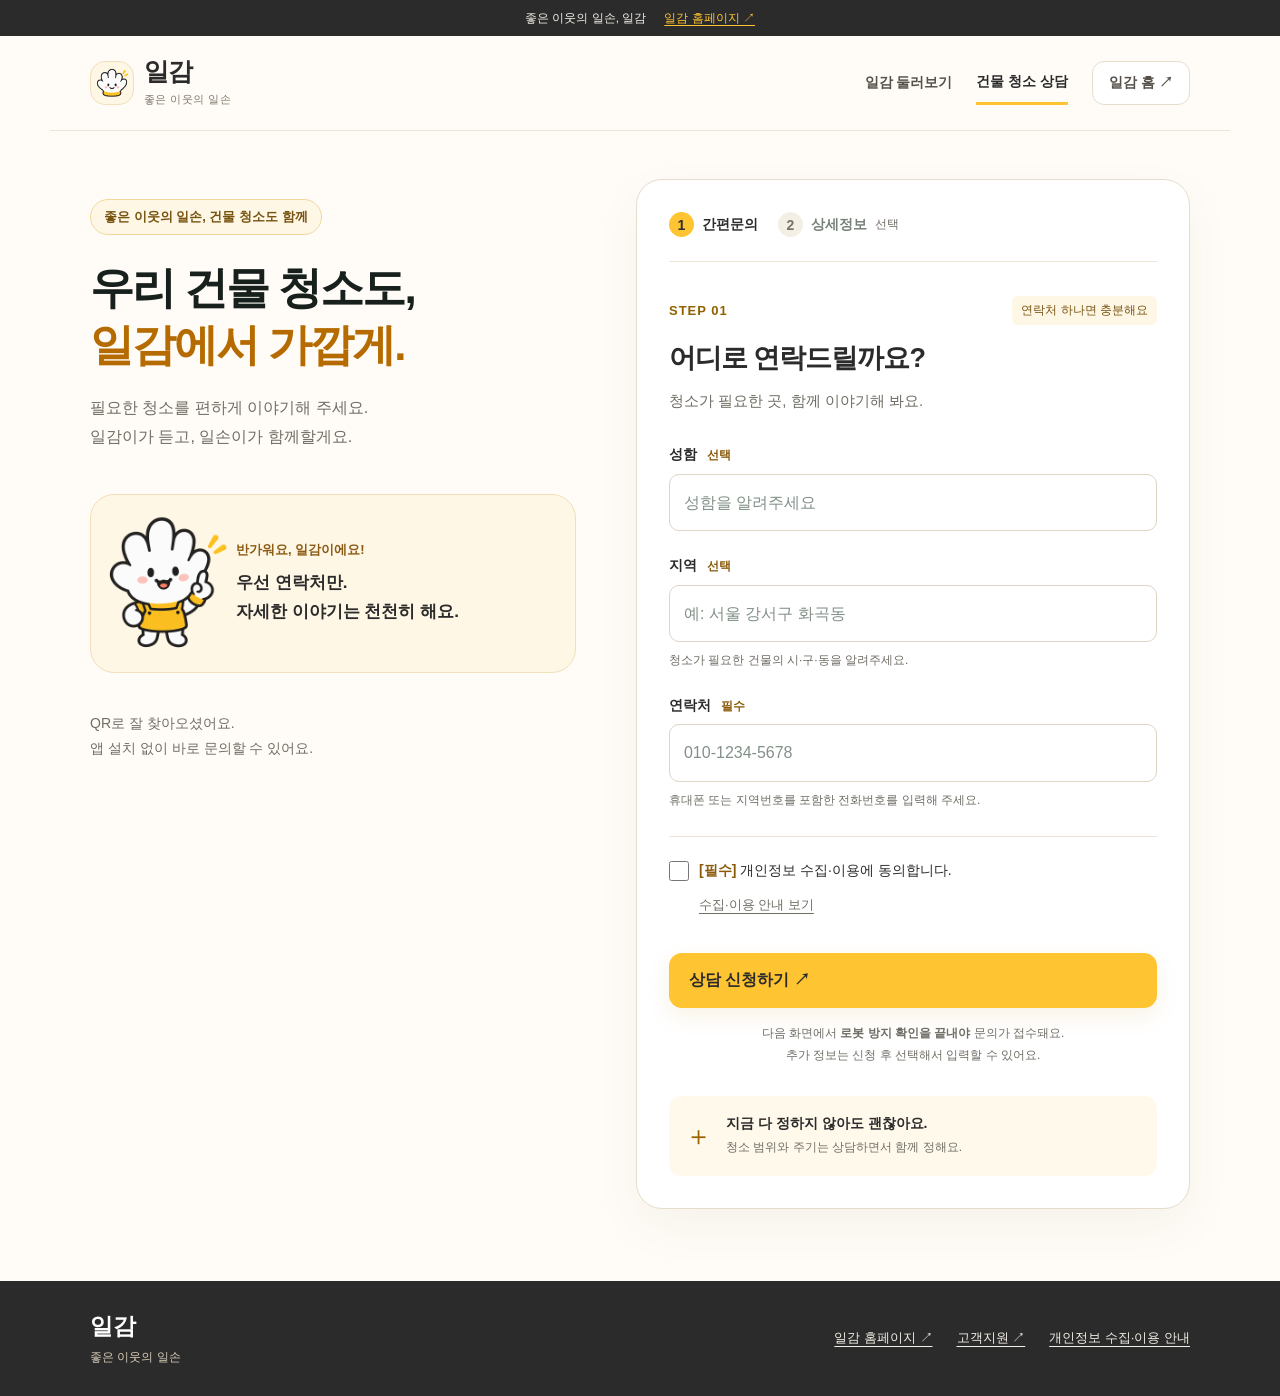
<file: index.html>
<!doctype html>
<html lang="ko">
<head>
  <meta charset="utf-8"><meta name="viewport" content="width=device-width, initial-scale=1">
  <meta name="description" content="건물 청소 상담, 연락처만 남기면 일감이가 연결해 드려요.">
  <meta name="referrer" content="no-referrer">
  <title>일감이 · 건물 청소 상담</title>
  <link rel="icon" href="images/ilgam-mascot-mark-v1.png" type="image/png">
  <link rel="stylesheet" href="styles.css"><link rel="stylesheet" href="brand.css"><script src="app.js" defer></script>
</head>
<body>
<div class="service-strip">좋은 이웃의 일손, 일감 <a href="https://ilgam.shop/">일감 홈페이지 ↗</a></div>
<header class="site-header"><a class="brand" href="https://ilgam.shop/" aria-label="일감 홈페이지로 이동"><img class="brand-image" src="images/ilgam-mascot-mark-v1.png" width="44" height="44" alt=""><span class="brand-copy"><b>일감</b><small>좋은 이웃의 일손</small></span></a><nav class="site-nav" aria-label="주요 메뉴"><a href="https://ilgam.shop/jobs">일감 둘러보기</a><a href="index.html" class="current">건물 청소 상담</a><a href="https://ilgam.shop/" class="home-link">일감 홈 ↗</a></nav></header>
<main class="layout">
  <aside class="intro">
    <span class="eyebrow">좋은 이웃의 일손, 건물 청소도 함께</span>
    <h1>우리 건물 청소도,<br><span>일감에서 가깝게.</span></h1>
    <p>필요한 청소를 편하게 이야기해 주세요.<br>일감이가 듣고, 일손이가 함께할게요.</p>
    <div class="mascot-note"><img src="images/ilgam-mascot-hero-v1.png" width="180" height="180" alt="인사하는 일감 캐릭터"><div><span class="note-number">반가워요, 일감이에요!</span><p>우선 연락처만.<br>자세한 이야기는 천천히 해요.</p></div></div>
    <p class="qr-note">QR로 잘 찾아오셨어요.<br>앱 설치 없이 바로 문의할 수 있어요.</p>
  </aside>
  <section class="workspace" aria-label="상담 신청">
    <ol class="steps" aria-label="신청 단계"><li id="step-quick" aria-current="step"><span>1</span>간편문의</li><li id="step-detail"><span>2</span>상세정보 <small>선택</small></li></ol>
    <section id="quick-panel">
      <div class="section-top"><span class="eyebrow">STEP 01</span><span class="pill">연락처 하나면 충분해요</span></div>
      <h2 tabindex="-1">어디로 연락드릴까요?</h2><p class="description">청소가 필요한 곳, 함께 이야기해 봐요.</p>
      <form id="quick-form" action="https://formsubmit.co/pys921104188@gmail.com" method="POST" enctype="multipart/form-data">
        <input type="hidden" name="문의단계" value="1차 간편문의"><input type="hidden" name="_subject" value="[일감이] 새 간편문의"><input type="hidden" name="_template" value="table"><input type="hidden" name="_url" value="https://consult.ilgam.shop/">
        <input class="honeypot" type="text" name="_honey" tabindex="-1" autocomplete="off" aria-hidden="true">
        <label class="field" for="quick-name">성함 <span class="required">선택</span><input id="quick-name" name="성함" autocomplete="name" placeholder="성함을 알려주세요" maxlength="60"></label>
        <label class="field" for="quick-region">지역 <span class="required">선택</span><input id="quick-region" name="지역" placeholder="예: 서울 강서구 화곡동" maxlength="100" aria-describedby="region-help"><small id="region-help">청소가 필요한 건물의 시·구·동을 알려주세요.</small></label>
        <label class="field" for="quick-phone">연락처 <span class="required">필수</span><input id="quick-phone" name="연락처" type="tel" autocomplete="tel" inputmode="tel" placeholder="010-1234-5678" maxlength="20" required aria-describedby="phone-help"><small id="phone-help">휴대폰 또는 지역번호를 포함한 전화번호를 입력해 주세요.</small></label>
        <div class="consent"><label><input type="checkbox" name="개인정보 수집·이용 동의" value="동의 (2026-09-20)" required><span><b>[필수]</b> 개인정보 수집·이용에 동의합니다.</span></label><button class="text-button privacy-open" type="button">수집·이용 안내 보기</button></div>
        <p class="error" role="alert" aria-live="assertive" hidden></p>
        <button class="primary" type="submit" data-idle-label="상담 신청하기 ↗">상담 신청하기 <span aria-hidden="true">↗</span></button>
        <p class="form-note">다음 화면에서 <b>로봇 방지 확인을 끝내야</b> 문의가 접수돼요.<br>추가 정보는 신청 후 선택해서 입력할 수 있어요.</p>
      </form>
      <div class="next-hint"><span class="hint-icon" aria-hidden="true">＋</span><div><strong>지금 다 정하지 않아도 괜찮아요.</strong><p>청소 범위와 주기는 상담하면서 함께 정해요.</p></div></div>
    </section>
    <section id="detail-panel" hidden>
      <div class="section-top"><span class="eyebrow">STEP 02</span><span class="pill">조금 더 알려주세요</span></div>
      <h2 tabindex="-1">우리 건물을 소개해 주세요.</h2><p class="description">필수 정보만 적어도 돼요. 나머지는 아는 만큼만!</p>
      <form id="detail-form" action="https://formsubmit.co/pys921104188@gmail.com" method="POST" enctype="multipart/form-data">
        <input type="hidden" name="문의단계" value="2차 상세정보"><input type="hidden" name="_subject" value="[일감이] 상담 상세정보"><input type="hidden" name="_template" value="table"><input type="hidden" name="_url" value="https://consult.ilgam.shop/">
        <input class="honeypot" type="text" name="_honey" tabindex="-1" autocomplete="off" aria-hidden="true">
        <div class="group-heading"><h3>기본 정보</h3><span>필수 항목</span></div>
        <div class="field-grid">
          <label class="field">이름 <span class="required">필수</span><input name="이름" autocomplete="name" maxlength="60" required placeholder="성함을 알려주세요"></label>
          <label class="field">연락처 <span class="required">필수</span><input id="detail-phone" name="연락처" type="tel" autocomplete="tel" inputmode="tel" maxlength="20" required placeholder="010-1234-5678"></label>
        </div>
        <label class="field">건물 주소 <span class="required">필수</span><input name="주소" autocomplete="street-address" maxlength="200" required placeholder="시·구·도로명, 건물명 등"></label>
        <label class="field">건물 규모 <span class="required">필수</span><input name="건물 규모" maxlength="100" required placeholder="예: 연면적 약 100평 / 잘 모르면 ‘모름’"><small>대략적인 면적을 적어 주세요. 모르셔도 상담할 수 있어요.</small></label>
        <div class="group-heading optional-heading"><h3>청소에 대한 이야기</h3><span>아래는 모두 선택</span></div>
        <div class="field-grid"><label class="field">건물 종류<select name="건물 종류"><option value="">선택해 주세요</option><option>상가·상가주택</option><option>빌라·다가구</option><option>오피스텔</option><option>사무실·업무시설</option><option>기타</option></select></label><label class="field">층수<input name="층수" maxlength="60" placeholder="예: 지하 1층 ~ 지상 5층"></label></div>
        <fieldset><legend>엘리베이터 유무</legend><div class="choices"><label><input type="radio" name="엘리베이터" value="있음"><span>있어요</span></label><label><input type="radio" name="엘리베이터" value="없음"><span>없어요</span></label><label><input type="radio" name="엘리베이터" value="모름"><span>잘 모르겠어요</span></label></div></fieldset>
        <fieldset><legend>필요한 청소 범위 <small>여러 개 선택 가능</small></legend><div class="choices"><label><input type="checkbox" name="청소 범위" value="계단·복도"><span>계단·복도</span></label><label><input type="checkbox" name="청소 범위" value="현관·출입구"><span>현관·출입구</span></label><label><input type="checkbox" name="청소 범위" value="엘리베이터"><span>엘리베이터</span></label><label><input type="checkbox" name="청소 범위" value="화장실"><span>화장실</span></label><label><input type="checkbox" name="청소 범위" value="주차장·외부"><span>주차장·외부</span></label><label><input type="checkbox" name="청소 범위" value="상담 후 결정"><span>상담 후 결정</span></label></div></fieldset>
        <label class="field">희망 청소 주기<select name="희망 청소 주기"><option value="">선택해 주세요</option><option>주 1회</option><option>주 2~3회</option><option>주 5회 이상</option><option>월 1~2회</option><option>일회성 청소</option><option>상담 후 결정</option></select></label>
        <label class="field">현재 불편한 점<textarea name="현재 불편한 점" rows="3" maxlength="1500" placeholder="예: 계단에 먼지가 쌓이고 출입구 유리가 자주 더러워져요."></textarea></label>
        <div class="field upload-field"><label for="photos">건물 사진</label><p>얼굴·차량번호·문서 등 개인정보가 보이지 않게 올려 주세요.</p><input id="photos" type="file" name="attachment" accept="image/jpeg,image/png" multiple aria-describedby="photo-help photo-status"><small id="photo-help">JPG·PNG 최대 3장, 합계 8MB까지</small><span id="photo-status" role="status"></span></div>
        <label class="field">요청사항<textarea name="요청사항" rows="3" maxlength="1500" placeholder="미리 알려주고 싶은 내용이 있나요?"></textarea></label>
        <label class="field">상담 가능 시간<input name="상담 가능 시간" maxlength="100" placeholder="예: 평일 오후 2~5시 / 문자 먼저 부탁드려요"></label>
        <div class="consent"><label><input type="checkbox" name="개인정보 수집·이용 동의" value="동의 (2026-09-20)" required><span><b>[필수]</b> 개인정보 수집·이용에 동의합니다.</span></label><button class="text-button privacy-open" type="button">수집·이용 안내 보기</button></div>
        <p class="error" role="alert" aria-live="assertive" hidden></p><button class="primary" type="submit" data-idle-label="상세정보 전달하기 ↗">상세정보 전달하기 <span aria-hidden="true">↗</span></button><p class="form-note">다음 화면에서 <b>로봇 방지 확인을 끝내야</b> 상세정보가 접수돼요. 확인 전에 창을 닫지 마세요.</p>
      </form>
    </section>
  </section>
</main>
<footer><a class="footer-home" href="https://ilgam.shop/">일감 <span>좋은 이웃의 일손</span></a><nav aria-label="하단 메뉴"><a href="https://ilgam.shop/">일감 홈페이지 ↗</a><a href="https://ilgam.shop/support">고객지원 ↗</a><button class="text-button privacy-open" type="button">개인정보 수집·이용 안내</button></nav></footer>
<dialog id="privacy-dialog" aria-labelledby="privacy-title"><div class="dialog-top"><h2 id="privacy-title">개인정보 수집·이용 안내</h2><button class="dialog-close" type="button" aria-label="안내 닫기">×</button></div><div class="privacy-copy">
<p>건물 청소 상담을 위해 아래 정보를 수집·이용합니다.</p>
<dl><dt>수집·이용 주체 및 문의</dt><dd>청소바라기 (일감, 대표 박윤수)<br>pys921104188@gmail.com</dd><dt>목적</dt><dd>상담 신청 접수, 연락, 청소 범위 확인 및 견적 상담</dd><dt>수집 항목</dt><dd>간편문의: 연락처, 동의 여부 (선택 제공 시: 성함, 지역)<br>상세정보: 이름, 주소, 연락처, 건물 규모, 동의 여부<br>선택 제공 시: 건물 종류, 층수, 엘리베이터 유무, 청소 범위·주기, 불편한 점, 사진, 요청사항, 상담 가능 시간<br>공통: 신청번호, 제출 시각</dd><dt>보유·이용 기간</dt><dd>운영자는 상담 종료 후 30일 이내에 상담 이메일과 첨부파일을 삭제하는 것을 운영 기준으로 합니다. 삭제 요청은 위 이메일로 보내 주세요.</dd><dt>동의 거부 권리</dt><dd>동의를 거부할 수 있으나 상담 신청은 제한됩니다. 선택 항목을 작성하지 않아도 상담을 신청할 수 있습니다.</dd><dt>외부 서비스 처리 안내</dt><dd>제출 정보와 첨부파일은 FormSubmit을 거쳐 운영자의 Gmail로 전달됩니다. 스팸 방지를 위해 reCAPTCHA가 사용되며 외부 서비스에서 기기·접속 정보를 처리할 수 있습니다. FormSubmit은 문서상 제출 내용을 30일간 보관합니다. 서비스별 실제 처리·보관 기준은 각 정책을 확인해 주세요.</dd></dl>
<p class="policy-links"><a href="https://formsubmit.co/privacy.pdf" target="_blank" rel="noopener noreferrer">FormSubmit 개인정보 정책 ↗</a><a href="https://policies.google.com/privacy?hl=ko" target="_blank" rel="noopener noreferrer">Google 개인정보 정책 ↗</a></p></div><button class="secondary dialog-close" type="button">확인했어요</button></dialog>
</body></html>
</file>
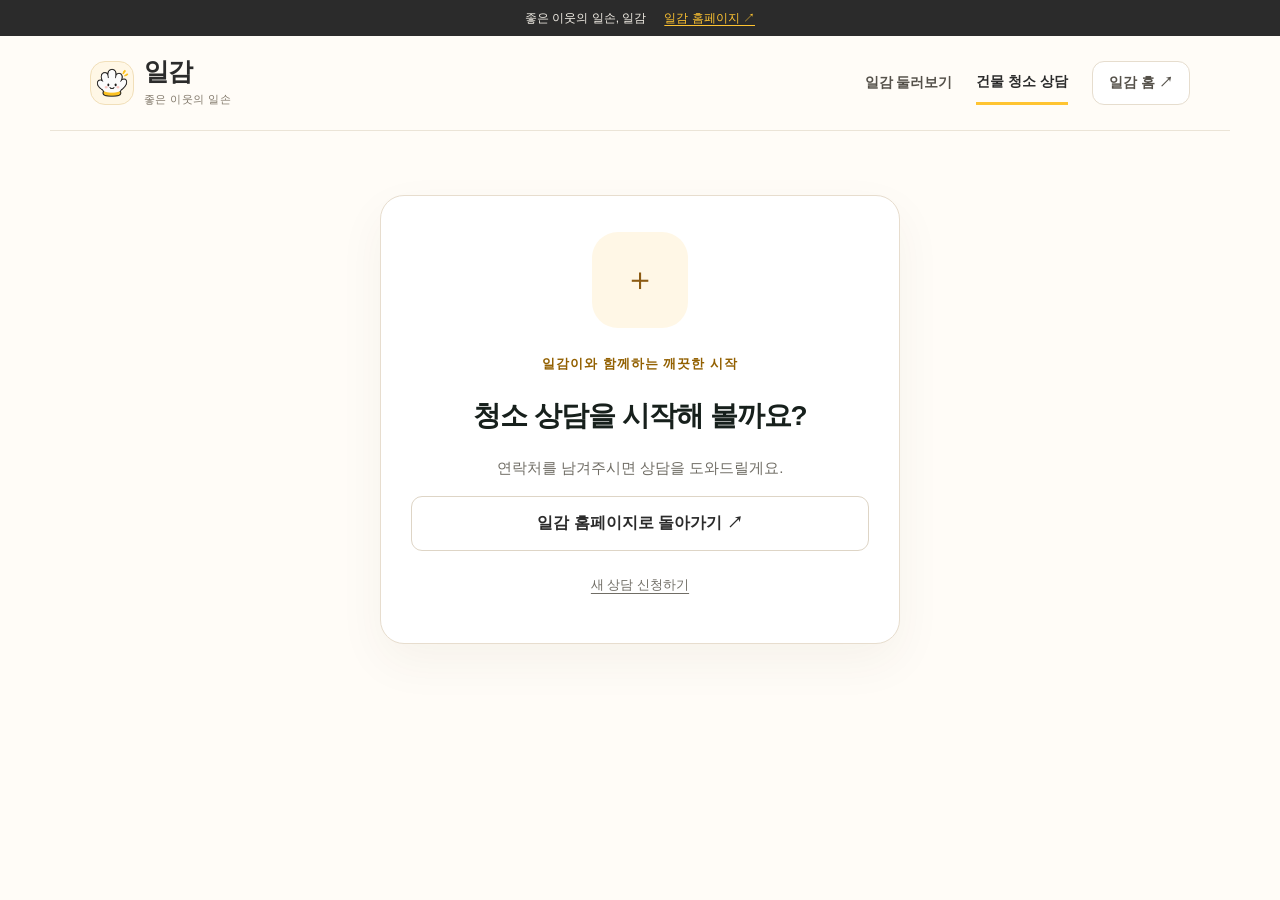
<file: thanks.html>
<!doctype html><html lang="ko"><head><meta charset="utf-8"><meta name="viewport" content="width=device-width, initial-scale=1"><meta name="referrer" content="no-referrer"><meta name="robots" content="noindex"><title>상담 신청 · 일감이</title><link rel="icon" href="images/ilgam-mascot-mark-v1.png" type="image/png"><link rel="stylesheet" href="styles.css"><link rel="stylesheet" href="brand.css"><script src="app.js" defer></script></head><body><div class="service-strip">좋은 이웃의 일손, 일감 <a href="https://ilgam.shop/">일감 홈페이지 ↗</a></div>
<header class="site-header"><a class="brand" href="https://ilgam.shop/" aria-label="일감 홈페이지로 이동"><img class="brand-image" src="images/ilgam-mascot-mark-v1.png" width="44" height="44" alt=""><span class="brand-copy"><b>일감</b><small>좋은 이웃의 일손</small></span></a><nav class="site-nav" aria-label="주요 메뉴"><a href="https://ilgam.shop/jobs">일감 둘러보기</a><a href="index.html" class="current">건물 청소 상담</a><a href="https://ilgam.shop/" class="home-link">일감 홈 ↗</a></nav></header><main class="success-wrap"><section class="success-card"><div id="success-icon" class="success-check" aria-hidden="true"><img src="images/ilgam-mascot-mark-v1.png" alt="" width="84" height="84"></div><span class="eyebrow">일감이와 함께하는 깨끗한 시작</span><h1 id="success-title">신청 내용을 확인하고 있어요.</h1><p id="success-description">잠시만 기다려 주세요.</p><p class="request-id" id="request-id"></p><a id="add-detail" class="primary" hidden href="index.html?step=detail">상세정보 추가하기 (선택) ↗</a><a class="secondary" href="https://ilgam.shop/">일감 홈페이지로 돌아가기 ↗</a><a class="text-button restart-link" href="index.html">새 상담 신청하기</a><p class="delivery-note" id="delivery-note">추가 입력 없이 이 창을 닫아도 괜찮아요.<br>이 화면은 이메일의 실제 수신·열람을 보증하지 않습니다.</p><noscript><p>자바스크립트를 켜면 신청 안내와 상세정보 추가 버튼을 볼 수 있어요.</p><a href="index.html">처음으로 돌아가기</a></noscript></section></main></body></html>
</file>
<file: styles.css>
@charset "UTF-8";
:root{color-scheme:light;--ink:#183d34;--muted:#61736b;--green:#136648;--lime:#d9ed74;--line:#dce4df;--paper:#fff;--bg:#f4f7f4;font-family:Pretendard,"Apple SD Gothic Neo","Malgun Gothic",sans-serif;font-size:16px;color:var(--ink);background:var(--bg)}*{box-sizing:border-box}body{margin:0}button,input,select,textarea{font:inherit}button,a,input,select,textarea{-webkit-tap-highlight-color:transparent}button,a{touch-action:manipulation}button{cursor:pointer}a{color:inherit}button:focus-visible,a:focus-visible,input:focus-visible,select:focus-visible,textarea:focus-visible{outline:3px solid #2f885f;outline-offset:4px}[hidden]{display:none!important}.site-header{max-width:1180px;margin:auto;min-height:96px;padding:24px 40px;display:flex;align-items:center;justify-content:space-between;border-bottom:1px solid var(--line)}.brand{text-decoration:none;display:flex;align-items:center;gap:10px;font-size:23px;font-weight:850;letter-spacing:-1px}.brand-mark{display:grid;place-items:center;background:var(--green);color:var(--lime);width:38px;height:38px;border-radius:12px;font-size:24px}.brand-partner{color:var(--muted);font-size:16px;font-weight:600;letter-spacing:-.4px}.header-label{font-size:14px;color:var(--muted)}.layout{max-width:1180px;margin:0 auto;padding:64px 40px 72px;display:grid;grid-template-columns:1fr 1.1fr;gap:72px;align-items:start}.intro{padding-top:23px}.eyebrow{font-size:13px;font-weight:800;letter-spacing:1px;color:var(--green)}h1{font-size:42px;line-height:1.4;letter-spacing:-1.8px;margin:20px 0}h1 span{color:var(--green)}.intro>p{line-height:1.85;color:var(--muted);font-size:17px}.brand-note{margin-top:44px;background:var(--green);color:white;border-radius:6px 48px 6px 6px;padding:27px 30px 24px;max-width:340px;transform:rotate(-2deg)}.note-number{font-size:13px;letter-spacing:2px;color:var(--lime)}.brand-note p{font-weight:700;font-size:24px;line-height:1.65;letter-spacing:-.6px;margin:18px 0 26px}.note-line{display:block;width:38px;height:4px;background:var(--lime);margin-bottom:20px}.note-caption{font-size:13px;opacity:.85}.intro .qr-note{font-size:14px;margin-top:38px;line-height:1.8}.workspace{background:var(--paper);padding:32px;border:1px solid var(--line);border-radius:24px;box-shadow:0 12px 40px #133a2410;min-width:0}.steps{list-style:none;display:flex;padding:0;margin:0 0 34px;gap:20px;border-bottom:1px solid var(--line);padding-bottom:24px;font-size:14px;font-weight:700;color:#758179}.steps li{display:flex;align-items:center;gap:8px;flex-wrap:wrap}.steps li>span{display:grid;place-items:center;width:25px;height:25px;border-radius:50%;background:#edf1ed;color:#69776d}.steps [aria-current=step]{color:var(--green)}.steps [aria-current=step]>span{background:var(--green);color:white}.steps small{font-size:12px;font-weight:400}.section-top{display:flex;justify-content:space-between;align-items:center;gap:12px}.pill{font-size:12px;padding:6px 9px;border-radius:6px;background:#f0f5e1;color:#4b6125}h2{font-size:27px;line-height:1.4;letter-spacing:-1px;margin:15px 0 10px}.description{color:var(--muted);line-height:1.7;margin:0 0 30px;font-size:15px}.field{display:block;font-size:14px;font-weight:700;margin:0 0 23px;line-height:1.6}.required{font-size:12px;color:var(--green);font-weight:600;margin-left:6px}input:not([type=checkbox]):not([type=radio]):not([type=hidden]):not([type=file]),select,textarea{display:block;width:100%;border:1px solid #cdd9d1;background:#fff;border-radius:10px;padding:15px 14px;min-height:52px;margin-top:8px;color:var(--ink);font-size:16px;font-weight:400}input::placeholder,textarea::placeholder{color:#829087}textarea{resize:vertical}small,.field>small{display:block;font-weight:400;font-size:12px;color:var(--muted);margin-top:8px;line-height:1.7}.steps small{display:inline;margin:0}.consent{border-top:1px solid var(--line);padding-top:22px;margin-top:26px;margin-bottom:26px}.consent label{display:flex;gap:10px;align-items:flex-start;line-height:1.7;font-size:14px;cursor:pointer}.consent input{width:20px;height:20px;flex-shrink:0;margin:2px 0;accent-color:var(--green)}.consent b{color:var(--green);font-weight:600}.text-button{background:none;border:0;color:var(--muted);text-decoration:underline;text-underline-offset:4px;font-size:13px;padding:10px 0;min-height:44px}.consent .text-button{margin-left:30px}.primary,.secondary{border:0;border-radius:11px;min-height:55px;padding:16px 20px;font-weight:700;font-size:16px;width:100%;text-decoration:none;display:flex;justify-content:space-between;align-items:center;gap:10px}.primary{background:var(--green);color:white}.primary:hover{background:#0a5037}.primary:disabled{opacity:.6;cursor:wait}.primary span{font-size:22px;font-weight:400;line-height:1}.secondary{background:#edf3ef;color:var(--green);justify-content:center}.form-note{font-size:12px;color:var(--muted);text-align:center;line-height:1.8;margin:15px 0 0}.next-hint{display:flex;gap:14px;background:#f7f9f7;border-radius:12px;padding:18px 16px;margin-top:30px;align-items:center}.hint-icon{font-size:27px;color:var(--green)}.next-hint strong{font-size:14px}.next-hint p{font-size:12px;color:var(--muted);line-height:1.6;margin:5px 0 0}.field-grid{display:grid;grid-template-columns:1fr 1fr;gap:15px}.group-heading{display:flex;align-items:center;justify-content:space-between;border-bottom:1px solid var(--line);margin:30px 0 22px;padding-bottom:13px}.group-heading h3{font-size:17px;margin:0}.group-heading>span{font-size:12px;color:var(--muted)}.optional-heading{margin-top:38px}fieldset{border:0;padding:0;margin:0 0 23px;min-width:0}legend{font-size:14px;font-weight:700;margin-bottom:12px}legend small{display:inline;margin-left:8px}.choices{display:flex;flex-wrap:wrap;gap:8px}.choices label{position:relative;cursor:pointer}.choices input{position:absolute;opacity:0;inset:0;width:100%;height:100%;margin:0;cursor:pointer}.choices span{display:block;border:1px solid var(--line);border-radius:9px;padding:11px 14px;font-size:14px}.choices input:checked+span{background:#eaf4dc;border-color:var(--green);color:var(--green);font-weight:700}.choices input:focus-visible+span{outline:3px solid var(--green);outline-offset:2px}.upload-field{background:#f5f8f4;border:1px dashed #c1d0c4;border-radius:12px;padding:18px}.upload-field p{font-size:12px;color:var(--muted);font-weight:400;line-height:1.7}.upload-field input{width:100%;font-size:13px}.upload-field input::file-selector-button{border:1px solid var(--line);border-radius:6px;background:white;color:var(--green);padding:10px;margin-right:10px}.upload-field #photo-status{font-size:12px;display:block;margin-top:10px}.honeypot{display:none!important}.error{color:#a62d24;background:#fff2ef;border-radius:8px;padding:12px;font-size:14px;line-height:1.6}footer{max-width:1100px;margin:0 auto;padding:24px 0 34px;border-top:1px solid var(--line);display:flex;align-items:center;justify-content:space-between;gap:15px;font-size:12px;color:var(--muted)}footer>span:first-child{font-weight:700;color:var(--green)}dialog{border:0;border-radius:20px;padding:28px;width:min(560px,calc(100% - 32px));max-height:85vh;color:var(--ink);box-shadow:0 15px 90px #17382440}dialog::backdrop{background:#14322688}.dialog-top{display:flex;justify-content:space-between;gap:12px;align-items:center}.dialog-top h2{font-size:21px;margin:0}.dialog-top button{background:none;border:none;font-size:28px;min-width:44px;min-height:44px;color:var(--ink)}.privacy-copy{font-size:14px;line-height:1.8;margin-bottom:24px}.privacy-copy dt{font-weight:700;margin-top:20px}.privacy-copy dd{margin:5px 0;color:#53685c;overflow-wrap:anywhere}.policy-links a{display:block;margin-top:8px}.success-wrap{max-width:560px;margin:64px auto;padding:0 20px}.success-card{background:white;border:1px solid var(--line);border-radius:24px;padding:36px 30px;text-align:center}.success-check{width:64px;height:64px;display:grid;place-items:center;border-radius:50%;background:var(--lime);color:var(--green);font-size:32px;margin:0 auto 26px}.success-card h1{font-size:28px;letter-spacing:-1px}.success-card p{font-size:15px;color:var(--muted);line-height:1.8}.success-card .primary{margin-top:28px;justify-content:center}.success-card .secondary{margin-top:12px}.request-id{font-size:12px!important;overflow-wrap:anywhere}.success-card .delivery-note{font-size:12px;margin:22px 0 0}
@media(max-width:900px){.layout{gap:32px;padding:40px 24px}.site-header{padding:22px 24px}h1{font-size:33px}.workspace{padding:26px}footer{margin:0 24px}.brand-note{padding:24px}}
@media(max-width:700px){.site-header{min-height:74px;padding:17px 20px}.brand{font-size:21px}.brand-mark{width:33px;height:33px;font-size:22px}.brand-partner{font-size:14px}.header-label{font-size:12px}.layout{display:block;padding:28px 16px 40px}.intro{padding:0 6px;margin-bottom:26px}.intro .eyebrow{font-size:12px}h1{font-size:29px;line-height:1.4;margin:12px 0}.intro>p{font-size:14px;line-height:1.7;margin:10px 0}.intro>p br{display:none}.brand-note,.intro .qr-note{display:none}.workspace{padding:24px 20px;border-radius:20px;box-shadow:0 6px 24px #133a2408}.steps{margin-bottom:26px;padding-bottom:20px;gap:25px}h2{font-size:24px}.description{font-size:14px;margin-bottom:25px}.consent{margin-bottom:20px}.next-hint{margin-top:24px;padding:16px 12px}footer{margin:0 22px;padding:24px 0;flex-wrap:wrap;gap:8px}footer .text-button{width:100%;text-align:left}.field-grid{grid-template-columns:1fr;gap:0}.success-wrap{margin:32px auto}.success-card{padding:30px 22px}.success-card h1{font-size:26px}}
@media(prefers-reduced-motion:no-preference){button,a{transition:background .15s ease}dialog[open]{animation:appear .15s ease}@keyframes appear{from{opacity:0;transform:translateY(8px)}to{opacity:1;transform:none}}}
</file>
<file: brand.css>
/* Shared visual language with ilgam.shop; form behavior stays in app.js. */
:root{--ink:#2b2b2b;--muted:#706d65;--green:#285942;--lime:#ffc431;--line:#ebe4d7;--paper:#fff;--bg:#fffcf7;font-family:Pretendard,"Noto Sans KR","Apple SD Gothic Neo",Arial,sans-serif}
body{background:var(--bg)}
.service-strip{min-height:36px;padding:9px 20px;background:#2b2b2b;color:#f2eee6;display:flex;justify-content:center;align-items:center;gap:18px;font-size:12px;line-height:1.5}.service-strip a{color:#ffc431;text-underline-offset:3px}
.site-header{max-width:1180px;min-height:94px;padding:22px 40px;gap:24px}.brand{gap:10px;letter-spacing:0}.brand-image{object-fit:contain;flex-shrink:0;padding:3px;border:1px solid #f1dfb9;border-radius:15px;background:#fff7e6}.brand-copy{display:grid;gap:4px}.brand-copy b{font-size:25px;line-height:1.1;letter-spacing:-1px}.brand-copy small{margin:0;font-size:11px;color:#81786a;letter-spacing:.04em;white-space:nowrap}.site-nav{display:flex;align-items:center;gap:24px;flex-wrap:wrap}.site-nav a{min-height:44px;display:flex;align-items:center;text-decoration:none;font-size:14px;font-weight:700;color:#55514a}.site-nav a:hover{color:#935a00}.site-nav .current{color:#2b2b2b;border-bottom:3px solid #ffc431}.site-nav .home-link{border-radius:12px;padding:12px 16px;background:#fff;border:1px solid #e6ddce}
.layout{gap:60px;padding-top:48px;grid-template-columns:1fr 1.14fr}.intro{padding-top:20px}.intro>.eyebrow{display:inline-block;color:#775310;background:#fff7e6;border:1px solid #f1d79e;border-radius:24px;padding:8px 13px;letter-spacing:0;font-size:13px}h1{color:#17201c;font-weight:850;font-size:44px;line-height:1.28;letter-spacing:-2px;margin:25px 0 20px}h1 span{color:#b66b00}.intro>p{font-size:16px}.mascot-note{display:flex;align-items:center;margin-top:42px;padding:16px 16px 16px 0;border:1px solid #f1dfb9;border-radius:24px;background:#fff7e6;gap:0}.mascot-note img{width:145px;height:145px;object-fit:contain;flex-shrink:0}.mascot-note .note-number{color:#8c5b13;letter-spacing:0;font-weight:700;font-size:13px}.mascot-note p{color:#2b2b2b;font-size:17px;line-height:1.7;font-weight:700;margin:10px 0 0}.workspace{border-color:#e7ddce;box-shadow:0 18px 48px #4534180d;border-radius:26px}.eyebrow{color:#926000}.pill{color:#775310;background:#fff7e6}.steps [aria-current=step]{color:#2b2b2b}.steps [aria-current=step]>span{background:#ffc431;color:#2b2b2b}.steps li>span{background:#f4efe5;color:#787065}.required{color:#8b5a09}.consent b{color:#8b5a09}.consent input{accent-color:#8b5a09}.primary{background:#ffc431;color:#2b2b2b;border-radius:13px;box-shadow:0 8px 22px #cb8d191c;font-weight:800}.primary:hover{background:#f4b51c}.secondary{background:white;color:#2b2b2b;border:1px solid #ded5c6}.next-hint{background:#fff9ec}.hint-icon{color:#9b6200}input:not([type=checkbox]):not([type=radio]):not([type=hidden]):not([type=file]),select,textarea{border-color:#ded5c6}.choices input:checked+span{background:#fff7e6;color:#775310;border-color:#b88724}.upload-field{background:#fffaf0;border-color:#dcccac}.upload-field input::file-selector-button{color:#775310}.success-check{width:96px;height:96px;background:#fff7e6;color:#8c5b13;border-radius:26px}.success-check img{object-fit:contain}.success-card{border-color:#e7ddce;box-shadow:0 18px 48px #4534180d}.success-card h1{font-size:28px;letter-spacing:-1px}.restart-link{display:inline-flex;align-items:center;margin-top:12px}.dialog-top button,.privacy-copy{color:#2b2b2b}.privacy-copy dd{color:#706d65}.dialog-close.secondary{background:#ffc431;border:0}button:focus-visible,a:focus-visible,input:focus-visible,select:focus-visible,textarea:focus-visible,.choices input:focus-visible+span{outline-color:#ad7100}
footer{max-width:none;margin:0;background:#2b2b2b;color:#e0d9ce;padding:30px max(24px,calc((100vw - 1100px)/2));border-top:0;gap:24px}.footer-home{font-size:23px;font-weight:800;text-decoration:none;color:#fff;white-space:nowrap}.footer-home span{display:block;font-size:12px;color:#d6cbb7;margin-top:7px;font-weight:400}footer nav{display:flex;flex-wrap:wrap;gap:12px 24px;align-items:center}footer nav>a{min-height:44px;display:inline-flex;align-items:center;color:#f2eee6;font-size:13px;text-underline-offset:4px}footer .text-button{color:#f2eee6}
@media(max-width:900px){.layout{gap:30px;padding:36px 24px}h1{font-size:35px}.site-header{padding:18px 24px}.mascot-note{flex-direction:column;align-items:flex-start;padding:18px}.mascot-note img{align-self:center}.site-nav{gap:16px}footer{margin:0}}
@media(max-width:700px){.service-strip{min-height:34px;padding:7px 14px;font-size:11px;gap:12px}.site-header{padding:14px 18px;min-height:78px;gap:12px}.brand-copy b{font-size:23px}.brand-image{width:40px;height:40px}.site-nav{gap:10px}.site-nav a:first-child{display:none}.site-nav .current{font-size:12px}.site-nav .home-link{padding:9px 11px;font-size:12px}.layout{display:block;padding:24px 16px 32px}.intro{padding:0 4px;margin-bottom:22px}.intro>.eyebrow{font-size:11px;padding:6px 10px}h1{font-size:30px;line-height:1.35;letter-spacing:-1.4px;margin:14px 0 10px}.intro>p{font-size:14px;line-height:1.75;margin-bottom:0}.intro>p br{display:none}.mascot-note{display:none}.workspace{border-radius:22px;padding:22px 20px}.section-top{gap:8px}.pill{font-size:11px}footer{padding:24px;display:block}footer nav{gap:4px 18px;margin-top:15px}footer .text-button{width:auto}.success-wrap{margin-top:30px}.success-card h1{font-size:25px}}
@media(max-width:360px){.site-nav .current{display:none}.workspace{padding:22px 16px}.steps{gap:16px}}
</file>
